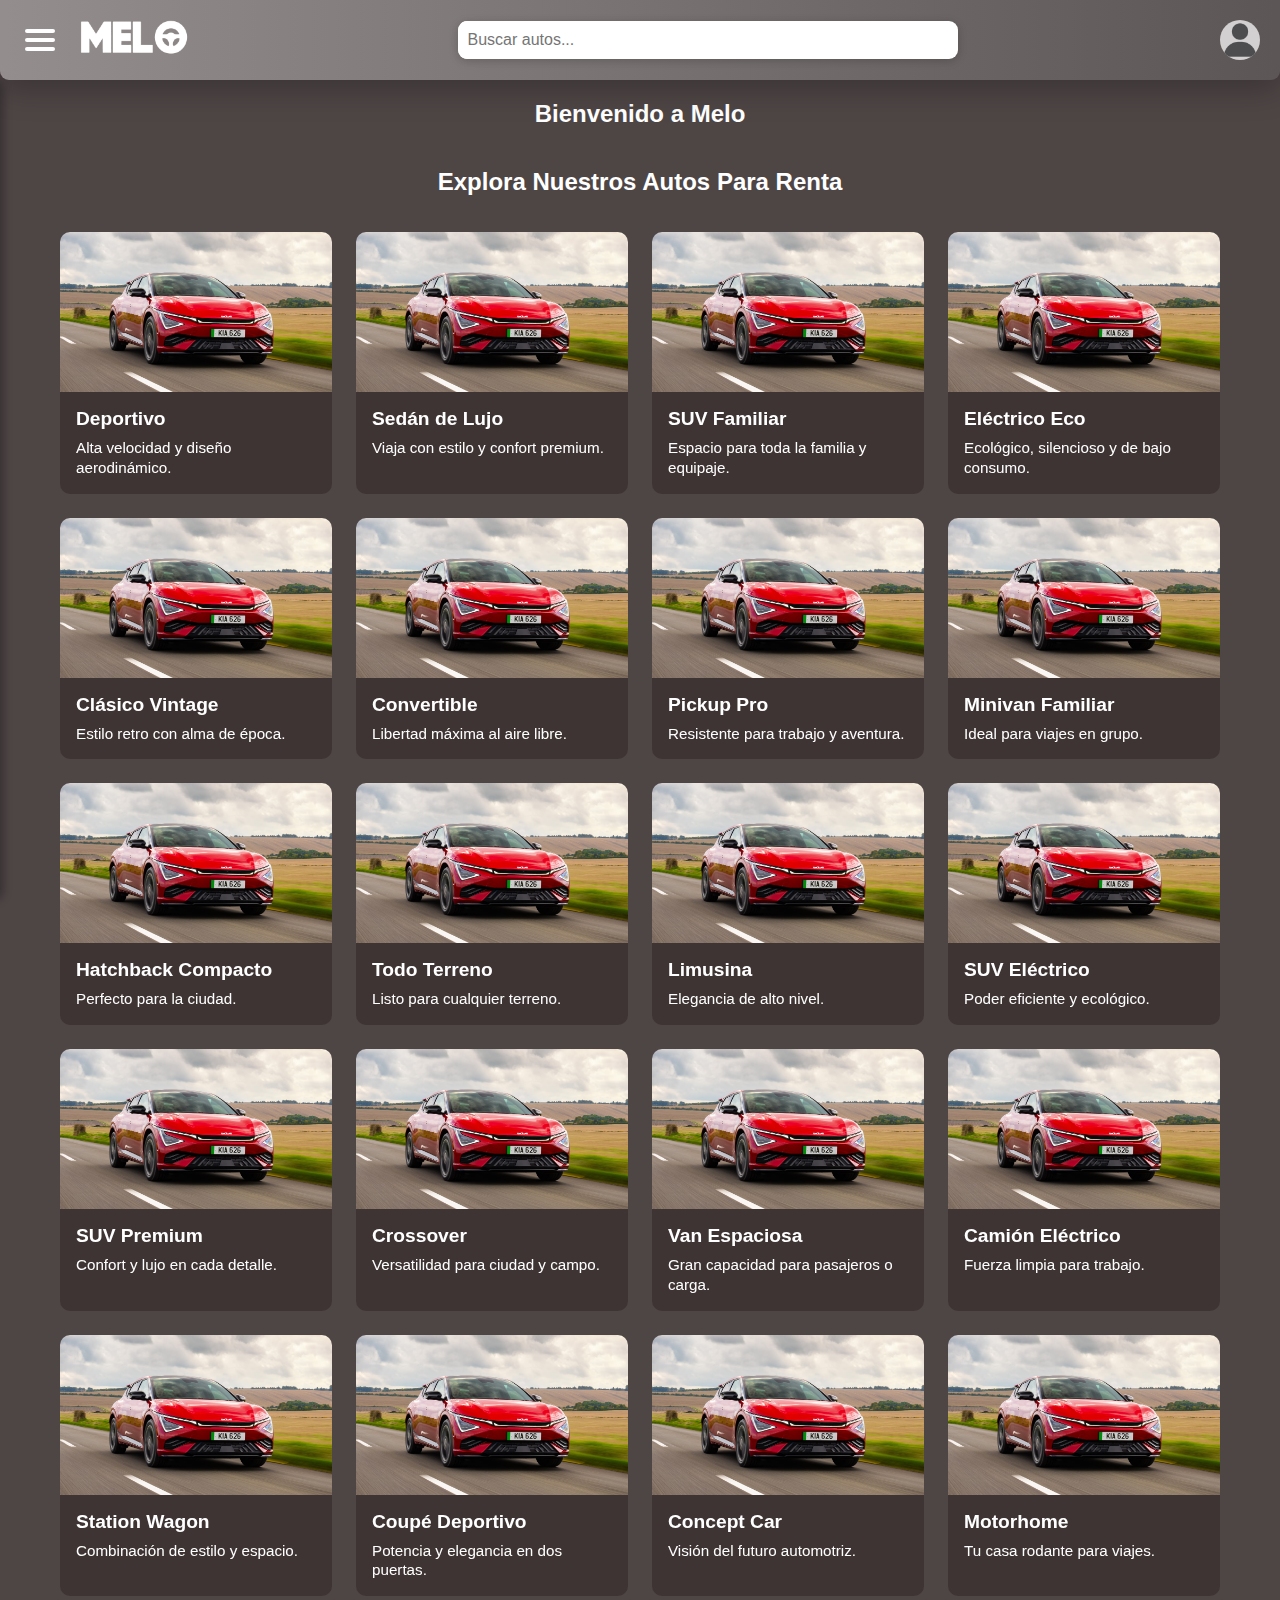
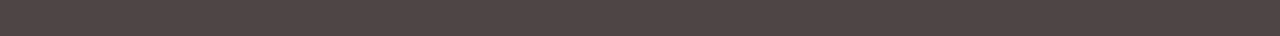
<file: Index.html>
<!--No tocar-->
<!DOCTYPE html>
<html lang="es">
<head>
  <meta charset="UTF-8" />
  <meta name="viewport" content="width=device-width, initial-scale=1" />
  <title>Melo - Renta de autos</title>
  <link rel="stylesheet" href="/css/style.css" />
    <link href='https://cdn.boxicons.com/fonts/basic/boxicons.min.css' rel='stylesheet'>
  <link rel="icon" href="/img/MeloIcon.png" type="image/png" />
  
</head>

<body>
  <!--No tocar-->

      <!--Menu-->

  <header class="main-header">
    <div class="toggle" id="menu-toggle" aria-label="Toggle menu" role="button" tabindex="0">
      <span></span>
      <span></span>
      <span></span>
     </div>


       <!--Logo-->

     <a href="/Index.html" class="logo-link" aria-label="Melo Logo">
     
        <img src="img/MeloFrontPagetext.png" alt="Melo Logo" class="titulo-img" title="La pagina principal de melo" />


     </a>

     <!--Buscador-->
     
     <div class="Buscador">
      <input
        type="search"
        id="search-input"
        class="buscardor-input"
        placeholder="Buscar autos..."
        title="Buscar autos disponibles"
        aria-label="Buscar autos disponibles"
        aria-describedby="search-button"
      />
      <i class='bx bx-search'></i>
    </div>



    

     <!-- Profile Icon -->

     <div class="profile-container">
<img src="/img/Profile_Icon.png" alt="Imagen de perfil" class="profile-icon" title="Perfil de usuario" aria-label="Perfil" id="profile-icon" />  <div id="profile-dropdown" class="profile-dropdown">
  <a href="#"><i class='bx  bx-user-circle'  ></i> Mi perfil</a>
  <a href="#"><i class='bx bx-car'></i> Autos</a>
    <a href="#"><i class='bx bx-cog'></i>Ajustes</a>
    <a href="#"><i class='bx  bx-arrow-out-left-square-half'  ></i> Salir</a>
  </div>
</div>




  </header>


    <!--Sidebar-->
<nav class="slidebar" id="sidebar">
  <h1><i class='bx bx-menu'></i> Menú</h1>
  <ul>
    <li>
      <a href="#"><i class='bx bx-home'></i> Inicio</a>
    </li>
    <li>
      <a href="#"><i class='bx bx-cog'></i> Ajustes</a>
    </li>
    <li>
      <a href="/register.html"><i class='bx bx-edit'></i> Registrarse</a>
    </li>
    <li>
      <a href="/login.html"><i class='bx bx-lock'></i> Iniciar Sesión</a>
    </li>
    <li>
      <a href="#"><i class='bx bx-phone'></i> Contacto</a>
    </li>
  </ul>
</nav>

    <!--Contenido principal-->

  <main>
    <section class="main-content">
      <h2>Bienvenido a Melo</h2>

      
    </section>

<!-- Marketplace -->




   <section class="marketplace">
  <h2>Explora Nuestros Autos Para Renta</h2>
  <br>
  <br>
  <div class="cards">
    <!-- Tarjetas 1–4 -->
    <a href="#" class="card">
      <img src="img/Carplaceholder.png" alt="Deportivo">
      <div class="info"><h3>Deportivo</h3><p>Alta velocidad y diseño aerodinámico.</p></div>
    </a>
    <a href="#" class="card">
      <img src="img/Carplaceholder.png" alt="Deportivo">
      <div class="info"><h3>Sedán de Lujo</h3><p>Viaja con estilo y confort premium.</p></div>
    </a>
    <a href="#" class="card">
      <img src="img/Carplaceholder.png" alt="Deportivo">
      <div class="info"><h3>SUV Familiar</h3><p>Espacio para toda la familia y equipaje.</p></div>
    </a>
    <a href="#" class="card">
      <img src="img/Carplaceholder.png" alt="Deportivo">
      <div class="info"><h3>Eléctrico Eco</h3><p>Ecológico, silencioso y de bajo consumo.</p></div>
    </a>
    <!-- Tarjetas 5–8 -->
    <a href="#" class="card">
      <img src="img/Carplaceholder.png" alt="Deportivo">
      <div class="info"><h3>Clásico Vintage</h3><p>Estilo retro con alma de época.</p></div>
    </a>
    <a href="#" class="card">
      <img src="img/Carplaceholder.png" alt="Deportivo">
      <div class="info"><h3>Convertible</h3><p>Libertad máxima al aire libre.</p></div>
    </a>
    <a href="#" class="card">
      <img src="img/Carplaceholder.png" alt="Deportivo">
      <div class="info"><h3>Pickup Pro</h3><p>Resistente para trabajo y aventura.</p></div>
    </a>
    <a href="#" class="card">
      <img src="img/Carplaceholder.png" alt="Deportivo">
      <div class="info"><h3>Minivan Familiar</h3><p>Ideal para viajes en grupo.</p></div>
    </a>
    <!-- Tarjetas 9–12 -->
    <a href="#" class="card">
      <img src="img/Carplaceholder.png" alt="Deportivo">
      <div class="info"><h3>Hatchback Compacto</h3><p>Perfecto para la ciudad.</p></div>
    </a>
    <a href="#" class="card">
      <img src="img/Carplaceholder.png" alt="Deportivo">
      <div class="info"><h3>Todo Terreno</h3><p>Listo para cualquier terreno.</p></div>
    </a>
    <a href="#" class="card">
      <img src="img/Carplaceholder.png" alt="Deportivo">
      <div class="info"><h3>Limusina</h3><p>Elegancia de alto nivel.</p></div>
    </a>
    <a href="#" class="card">
      <img src="img/Carplaceholder.png" alt="Deportivo">
      <div class="info"><h3>SUV Eléctrico</h3><p>Poder eficiente y ecológico.</p></div>
    </a>
    <!-- Tarjetas 13–16 -->
    <a href="#" class="card">
      <img src="img/Carplaceholder.png" alt="Deportivo">
      <div class="info"><h3>SUV Premium</h3><p>Confort y lujo en cada detalle.</p></div>
    </a>
    <a href="#" class="card">
      <img src="img/Carplaceholder.png" alt="Deportivo">
      <div class="info"><h3>Crossover</h3><p>Versatilidad para ciudad y campo.</p></div>
    </a>
    <a href="#" class="card">
      <img src="img/Carplaceholder.png" alt="Deportivo">
      <div class="info"><h3>Van Espaciosa</h3><p>Gran capacidad para pasajeros o carga.</p></div>
    </a>
    <a href="#" class="card">
      <img src="img/Carplaceholder.png" alt="Deportivo">
      <div class="info"><h3>Camión Eléctrico</h3><p>Fuerza limpia para trabajo.</p></div>
    </a>
    <!-- Tarjetas 17–20 -->
    <a href="#" class="card">
      <img src="img/Carplaceholder.png" alt="Deportivo">
      <div class="info"><h3>Station Wagon</h3><p>Combinación de estilo y espacio.</p></div>
    </a>
    <a href="#" class="card">
      <img src="img/Carplaceholder.png" alt="Deportivo">
      <div class="info"><h3>Coupé Deportivo</h3><p>Potencia y elegancia en dos puertas.</p></div>
    </a>
    <a href="#" class="card">
      <img src="img/Carplaceholder.png" alt="Deportivo">
      <div class="info"><h3>Concept Car</h3><p>Visión del futuro automotriz.</p></div>
    </a>
    <a href="#" class="card">
      <img src="img/Carplaceholder.png" alt="Deportivo">
      <div class="info"><h3>Motorhome</h3><p>Tu casa rodante para viajes.</p></div>
    </a>
  </div>
</section>


      



    
  </main>





    <!--Footer-->
  <script src="/js/script.js"></script>
</body>
</html>
</file>
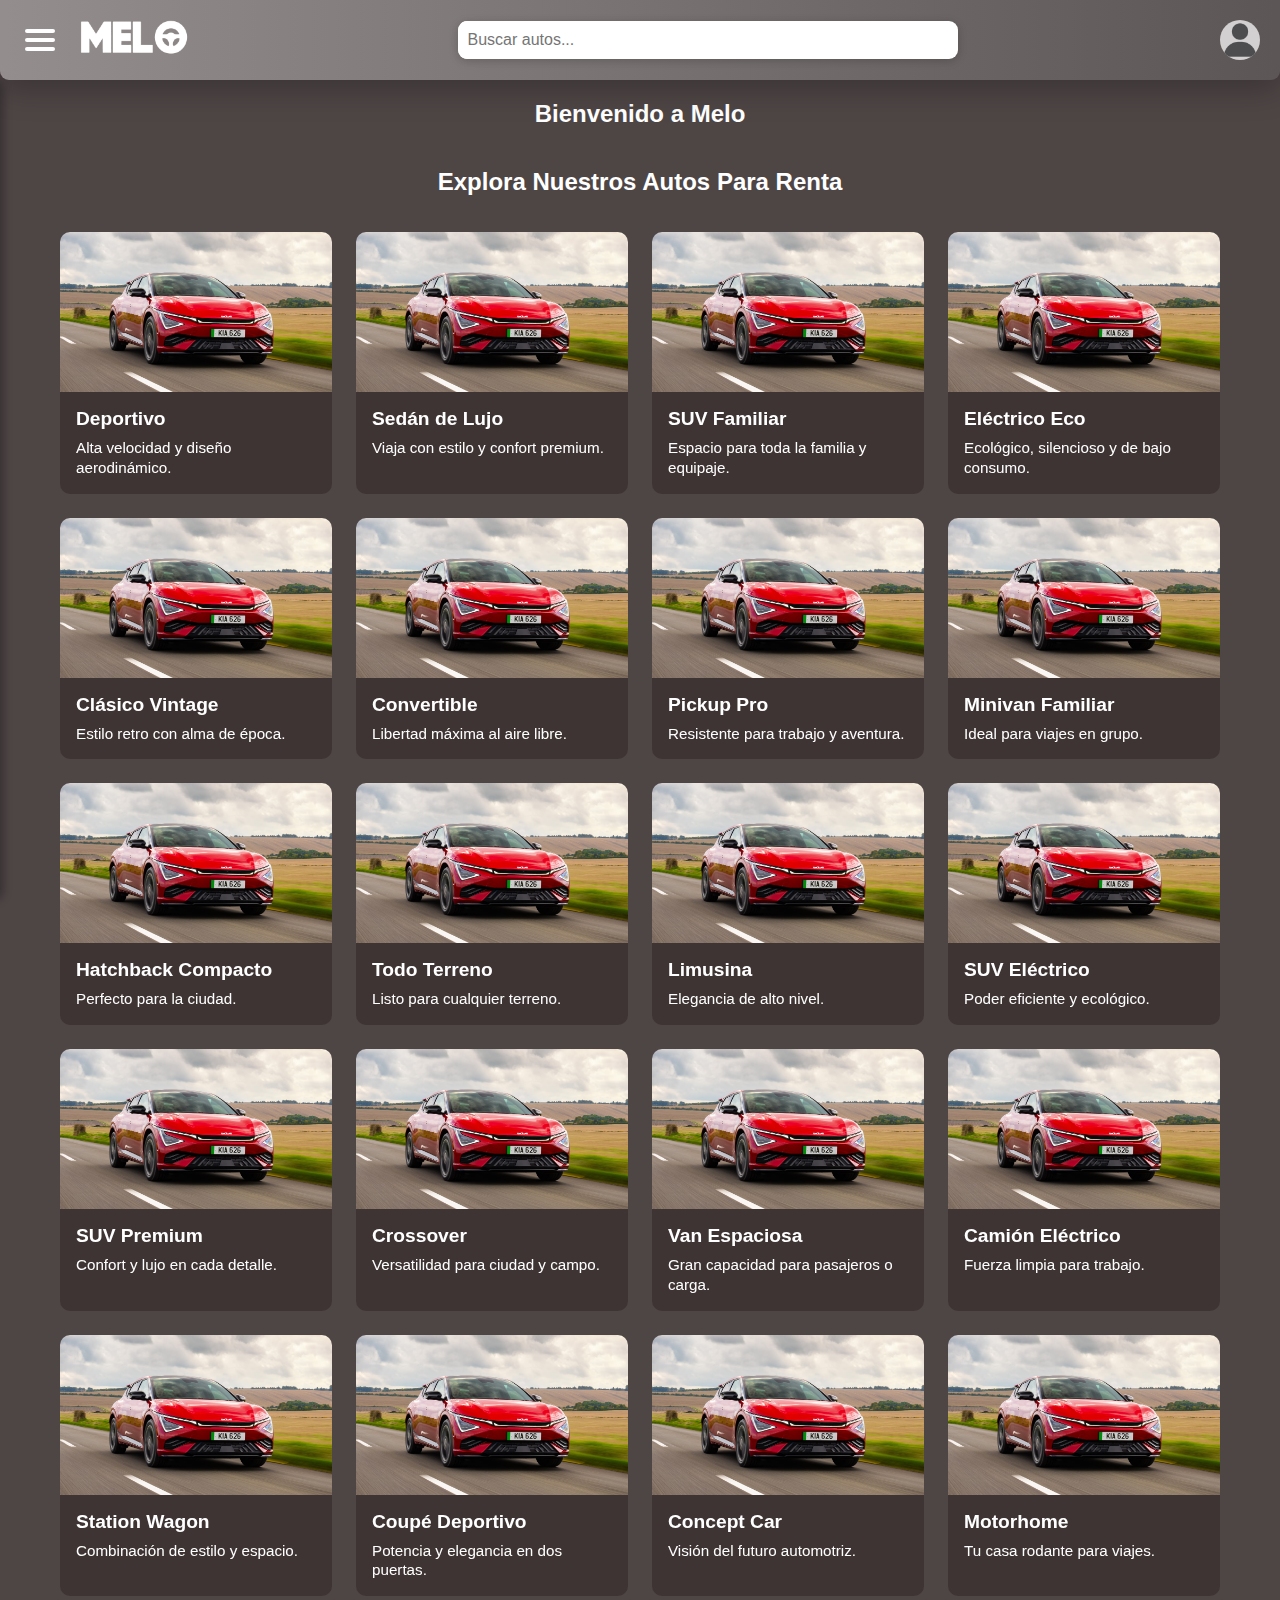
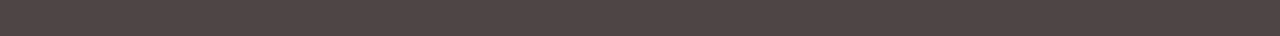
<file: index.html>
<!--No tocar-->
<!DOCTYPE html>
<html lang="es">
<head>
  <meta charset="UTF-8" />
  <meta name="viewport" content="width=device-width, initial-scale=1" />
  <title>Melo - Renta de autos</title>
  <link rel="stylesheet" href="/css/style.css" />
    <link href='https://cdn.boxicons.com/fonts/basic/boxicons.min.css' rel='stylesheet'>
  <link rel="icon" href="/img/MeloIcon.png" type="image/png" />
  
</head>

<body>
  <!--No tocar-->

      <!--Menu-->

  <header class="main-header">
    <div class="toggle" id="menu-toggle" aria-label="Toggle menu" role="button" tabindex="0">
      <span></span>
      <span></span>
      <span></span>
     </div>


       <!--Logo-->

     <a href="/index.html" class="logo-link" aria-label="Melo Logo">
     
        <img src="img/MeloFrontPagetext.png" alt="Melo Logo" class="titulo-img" title="La pagina principal de melo" />


     </a>

     <!--Buscador-->
     
     <div class="Buscador">
      <input
        type="search"
        id="search-input"
        class="buscardor-input"
        placeholder="Buscar autos..."
        title="Buscar autos disponibles"
        aria-label="Buscar autos disponibles"
        aria-describedby="search-button"
      />
      <i class='bx bx-search'></i>
    </div>



    

     <!-- Profile Icon -->

     <div class="profile-container">
<img src="/img/Profile_Icon.png" alt="Imagen de perfil" class="profile-icon" title="Perfil de usuario" aria-label="Perfil" id="profile-icon" />  <div id="profile-dropdown" class="profile-dropdown">
  <a href="#"><i class='bx  bx-user-circle'  ></i> Mi perfil</a>
  <a href="#"><i class='bx bx-car'></i> Autos</a>
    <a href="#"><i class='bx bx-cog'></i>Ajustes</a>
    <a href="#"><i class='bx  bx-arrow-out-left-square-half'  ></i> Salir</a>
  </div>
</div>




  </header>


    <!--Sidebar-->
<nav class="slidebar" id="sidebar">
  <h1><i class='bx bx-menu'></i> Menú</h1>
  <ul>
    <li>
      <a href="#"><i class='bx bx-home'></i> Inicio</a>
    </li>
    <li>
      <a href="#"><i class='bx bx-cog'></i> Ajustes</a>
    </li>
    <li>
      <a href="/register.html"><i class='bx bx-edit'></i> Registrarse</a>
    </li>
    <li>
      <a href="/login.html"><i class='bx bx-lock'></i> Iniciar Sesión</a>
    </li>
    <li>
      <a href="#"><i class='bx bx-phone'></i> Contacto</a>
    </li>
  </ul>
</nav>

    <!--Contenido principal-->

  <main>
    <section class="main-content">
      <h2>Bienvenido a Melo</h2>

      
    </section>

<!-- Marketplace -->




   <section class="marketplace">
  <h2>Explora Nuestros Autos Para Renta</h2>
  <br>
  <br>
  <div class="cards">
    <!-- Tarjetas 1–4 -->
    <a href="#" class="card">
      <img src="img/Carplaceholder.png" alt="Deportivo">
      <div class="info"><h3>Deportivo</h3><p>Alta velocidad y diseño aerodinámico.</p></div>
    </a>
    <a href="#" class="card">
      <img src="img/Carplaceholder.png" alt="Deportivo">
      <div class="info"><h3>Sedán de Lujo</h3><p>Viaja con estilo y confort premium.</p></div>
    </a>
    <a href="#" class="card">
      <img src="img/Carplaceholder.png" alt="Deportivo">
      <div class="info"><h3>SUV Familiar</h3><p>Espacio para toda la familia y equipaje.</p></div>
    </a>
    <a href="#" class="card">
      <img src="img/Carplaceholder.png" alt="Deportivo">
      <div class="info"><h3>Eléctrico Eco</h3><p>Ecológico, silencioso y de bajo consumo.</p></div>
    </a>
    <!-- Tarjetas 5–8 -->
    <a href="#" class="card">
      <img src="img/Carplaceholder.png" alt="Deportivo">
      <div class="info"><h3>Clásico Vintage</h3><p>Estilo retro con alma de época.</p></div>
    </a>
    <a href="#" class="card">
      <img src="img/Carplaceholder.png" alt="Deportivo">
      <div class="info"><h3>Convertible</h3><p>Libertad máxima al aire libre.</p></div>
    </a>
    <a href="#" class="card">
      <img src="img/Carplaceholder.png" alt="Deportivo">
      <div class="info"><h3>Pickup Pro</h3><p>Resistente para trabajo y aventura.</p></div>
    </a>
    <a href="#" class="card">
      <img src="img/Carplaceholder.png" alt="Deportivo">
      <div class="info"><h3>Minivan Familiar</h3><p>Ideal para viajes en grupo.</p></div>
    </a>
    <!-- Tarjetas 9–12 -->
    <a href="#" class="card">
      <img src="img/Carplaceholder.png" alt="Deportivo">
      <div class="info"><h3>Hatchback Compacto</h3><p>Perfecto para la ciudad.</p></div>
    </a>
    <a href="#" class="card">
      <img src="img/Carplaceholder.png" alt="Deportivo">
      <div class="info"><h3>Todo Terreno</h3><p>Listo para cualquier terreno.</p></div>
    </a>
    <a href="#" class="card">
      <img src="img/Carplaceholder.png" alt="Deportivo">
      <div class="info"><h3>Limusina</h3><p>Elegancia de alto nivel.</p></div>
    </a>
    <a href="#" class="card">
      <img src="img/Carplaceholder.png" alt="Deportivo">
      <div class="info"><h3>SUV Eléctrico</h3><p>Poder eficiente y ecológico.</p></div>
    </a>
    <!-- Tarjetas 13–16 -->
    <a href="#" class="card">
      <img src="img/Carplaceholder.png" alt="Deportivo">
      <div class="info"><h3>SUV Premium</h3><p>Confort y lujo en cada detalle.</p></div>
    </a>
    <a href="#" class="card">
      <img src="img/Carplaceholder.png" alt="Deportivo">
      <div class="info"><h3>Crossover</h3><p>Versatilidad para ciudad y campo.</p></div>
    </a>
    <a href="#" class="card">
      <img src="img/Carplaceholder.png" alt="Deportivo">
      <div class="info"><h3>Van Espaciosa</h3><p>Gran capacidad para pasajeros o carga.</p></div>
    </a>
    <a href="#" class="card">
      <img src="img/Carplaceholder.png" alt="Deportivo">
      <div class="info"><h3>Camión Eléctrico</h3><p>Fuerza limpia para trabajo.</p></div>
    </a>
    <!-- Tarjetas 17–20 -->
    <a href="#" class="card">
      <img src="img/Carplaceholder.png" alt="Deportivo">
      <div class="info"><h3>Station Wagon</h3><p>Combinación de estilo y espacio.</p></div>
    </a>
    <a href="#" class="card">
      <img src="img/Carplaceholder.png" alt="Deportivo">
      <div class="info"><h3>Coupé Deportivo</h3><p>Potencia y elegancia en dos puertas.</p></div>
    </a>
    <a href="#" class="card">
      <img src="img/Carplaceholder.png" alt="Deportivo">
      <div class="info"><h3>Concept Car</h3><p>Visión del futuro automotriz.</p></div>
    </a>
    <a href="#" class="card">
      <img src="img/Carplaceholder.png" alt="Deportivo">
      <div class="info"><h3>Motorhome</h3><p>Tu casa rodante para viajes.</p></div>
    </a>
  </div>
</section>


      



    
  </main>





    <!--Footer-->
  <script src="/js/script.js"></script>
</body>
</html>
</file>
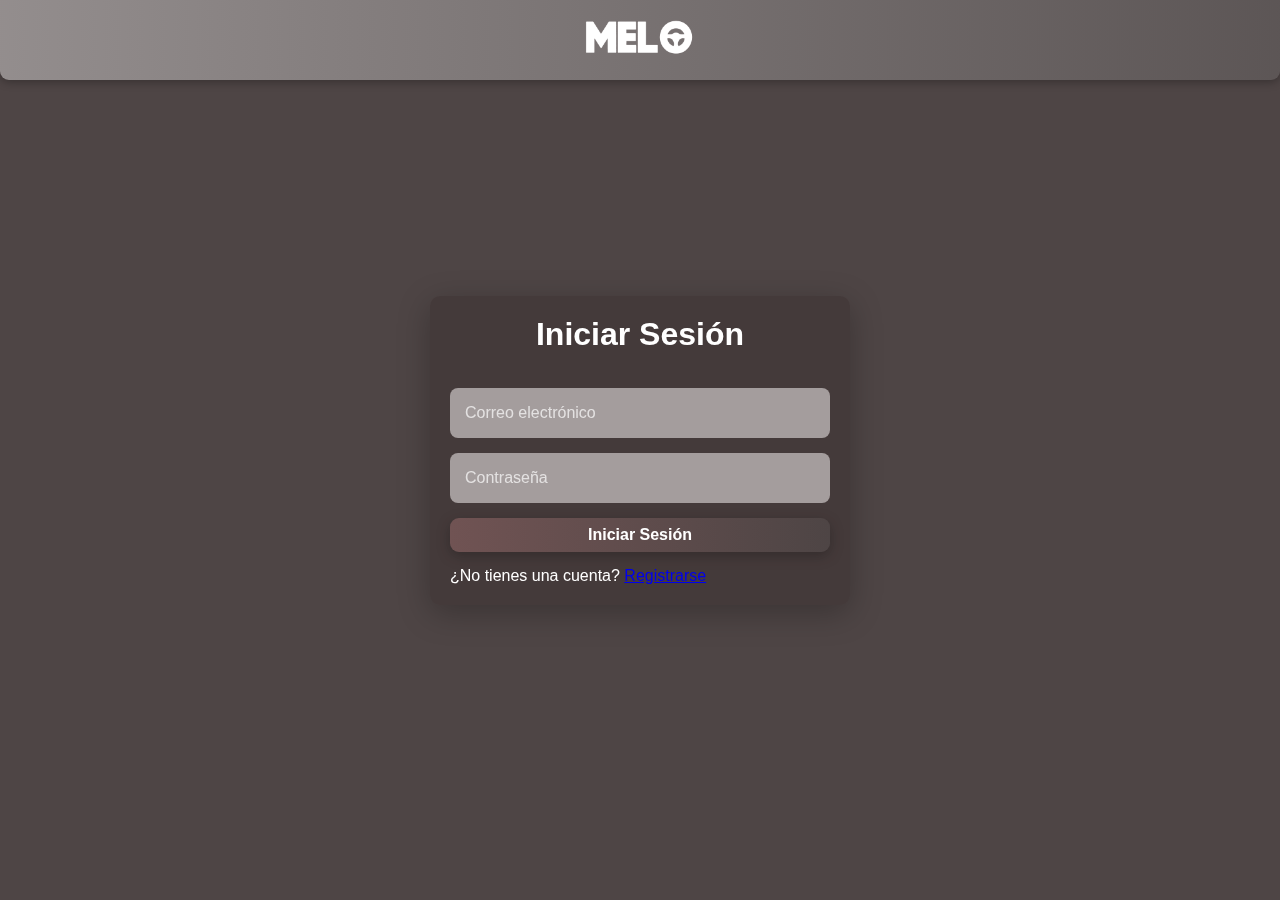
<file: login.html>
<!--No tocar-->
<!DOCTYPE html>
<html lang="es">
<head>
  <meta charset="UTF-8" />
  <meta name="viewport" content="width=device-width, initial-scale=1" />
  <title>Melo - Login</title>
  <link rel="stylesheet" href="/css/style.css" />
  <link href='https://cdn.boxicons.com/fonts/basic/boxicons.min.css' rel='stylesheet'>
    <link rel="icon" href="/img/MeloIcon.png" type="image/png" />

</head>
<body>

  <!--Logo-->
  <header class="register-header">
    <a href="/index.html" class="logo-link" aria-label="Melo Logo">
      <img src="img/MeloFrontPagetext.png" alt="Melo Logo" class="titulo-img" title="La página principal de Melo" />
    </a>
  </header>    

  <div class="container">
    <div class="wrapper"> 
      <form action="">
        <h1>Iniciar Sesión</h1>

        <div class="input-container">
          <input type="email" id="email" name="email" placeholder="Correo electrónico" required />
          <i class='bx bx-envelope-alt'></i>
        </div>

        <div class="input-container">
          <input type="password" id="password" name="password" placeholder="Contraseña" required />
          <i class='bx bx-lock'></i> 
        </div>

        <button type="submit" class="boton">Iniciar Sesión</button>

        <p class="login-link">¿No tienes una cuenta? <a href="/register.html">Registrarse</a></p>
      </form>   
    </div>
  </div>

</body>
</html>
</file>
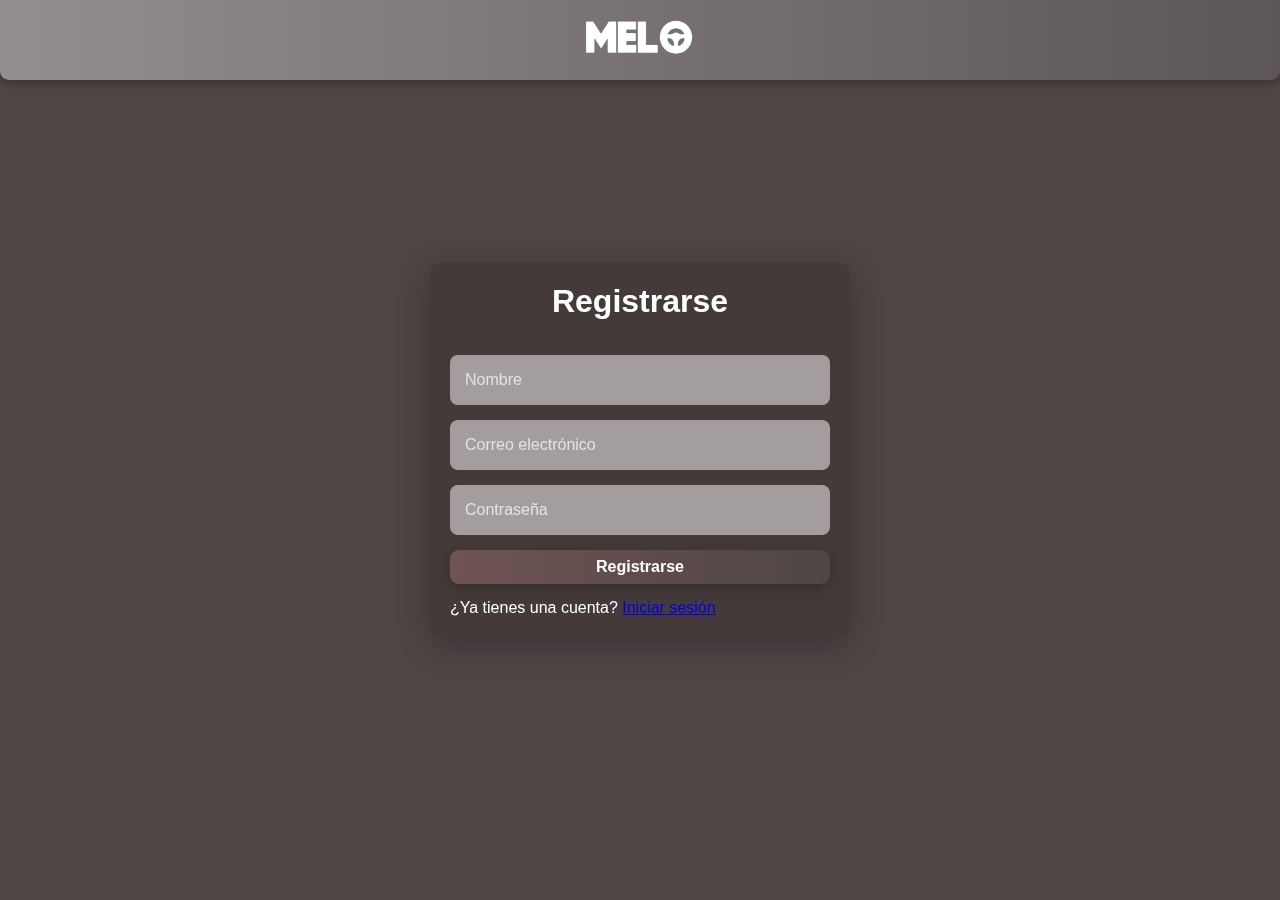
<file: register.html>
<!--No tocar-->
<!DOCTYPE html>
<html lang="es">
<head>
  <meta charset="UTF-8" />
  <meta name="viewport" content="width=device-width, initial-scale=1" />
  <title>Melo - Registrarse</title>
  <link rel="stylesheet" href="/css/style.css" />
  <link href='https://cdn.boxicons.com/fonts/basic/boxicons.min.css' rel='stylesheet'>
    <link rel="icon" href="/img/MeloIcon.png" type="image/png" />

</head>

<body>

    <!--Logo-->
<header class="register-header">

       <!--Logo-->
     <a href="/index.html" class="logo-link" aria-label="Melo Logo">
     
        <img src="img/MeloFrontPagetext.png" alt="Melo Logo" class="titulo-img" title="La pagina principal de melo" />
        </a>
</header>    








<div class="container">

  




<div class="wrapper"> 

    <form action="">

        <h1>Registrarse</h1>
        <div class="input-container">
            <input type="text" id="name" name="name" placeholder="Nombre"required />
            <i class='bx  bx-user-id-card'  ></i>
              
        </div>
        <div class="input-container">
            <input type="email" id="email" name="email"  placeholder="Correo electrónico" plarequired />
            <i class='bx  bx-envelope-alt'  ></i>
        </div>
        <div class="input-container">
            <input type="password" id="password" name="password" placeholder="Contraseña"plarequired />
            <i class='bx  bx-lock'  ></i> 
        </div>
        <button type="submit" class="boton">Registrarse</button>
        <p class="login-link">¿Ya tienes una cuenta? <a href="/login.html">Iniciar sesión</a></p>


    </form>

    


</div>
</div>
</body>





</html>
</file>
<file: css/style.css>
/* Reset */
* {
  box-sizing: border-box;
}

*,
*::before,
*::after {
  margin: 0;
  padding: 0;
  box-sizing: inherit;
}


.main-content {
  display: flex;
  flex-direction: column;
  align-items: center;
  justify-content: center;
  min-height: 1vh;
  padding-top: 20px; 
}

.register-header {
  position: fixed;
  top: 0;
  left: 0;
  right: 0;
  height: 80px;

  background: linear-gradient(to right, rgba(253, 251, 251, 0.4), rgba(116, 112, 112, 0.4));
  backdrop-filter: blur(30px);
  -webkit-backdrop-filter: blur(6px);
  border-bottom-left-radius: 9px;
  border-bottom-right-radius: 9px;

  display: flex;
  justify-content: center;   
  align-items: center;       

  padding: 0 10px;
  box-shadow: 0 2px 10px rgba(0, 0, 0, 0.3);
  z-index: 1000;
}



/* Profile dropdown menu*/
.profile-container {
  position: relative;
  display: inline-block;
}

.profile-icon {
  width: 40px;
  height: 40px;
  border-radius: 50%;
  background-color: #d2d0d0;
  cursor: pointer;
  transition: background-color 0.3s ease;
  display: flex;
  align-items: center;
  justify-content: center;
  margin-left: auto; 
  
}

.profile-icon:hover {
  background-color: #b0a8a8;
}

.profile-dropdown i {
  margin-right: 10px;
  font-size: 20px;
  vertical-align: middle;
}

.profile-dropdown {
  position: absolute;
  right: 0; 
  top: 40px;
  background: linear-gradient(to right, rgb(98, 82, 82), rgb(83, 70, 70));
  box-shadow: 0 8px 32px rgba(0, 0, 0, 0.25); 
  width: 160px;
  overflow: hidden;
  opacity: 0;
  transform: translateY(-10px);
  pointer-events: none;
  transition: all 0.3s ease;
  border-radius: 8px;
  z-index: 1000;
}

.profile-dropdown a {
  display: block;
  padding: 10px 16px;
  color: #ffffff;
  text-decoration: none;

  margin: 1px 0;
  font-size: 18px;
  font-weight: 500;

  border-radius: 9px;
  border-bottom: 4px solid rgba(255, 255, 255, 0);
  transition: background-color 0.3s ease, border-bottom 0.3s ease;
}

.profile-dropdown a:hover {
  border-radius: 9px;
  background-color: rgba(255,255,255,0.1);
  border-bottom: 4px solid rgba(255,255,255,0.1);
}

.profile-dropdown.open {
  opacity: 1;
  transform: translateY(0);
  pointer-events: auto;
}



html {
  box-sizing: border-box;
  font-size: 16px; 
  overflow-y: auto; /* or scroll */
  scroll-behavior: smooth; /* Smooth scrolling */
  scrollbar-width: thin; /* Firefox */
}

body{
  margin: 0!important; 
  font-family: 'Segoe UI', Tahoma, Geneva, Verdana, sans-serif;
  font-size: 16px;
  background-color: #4e4545;
  color: #ffffff;
}


.container {
 display: flex;
   justify-content: center;
  flex-direction: column;
  align-items: center;
  min-height: 100vh;

}

/* Register Box */

.wrapper {

  width: 420px;
  background-color: rgba(54, 42, 42, 0.4); 
  backdrop-filter: blur(12px);
  -webkit-backdrop-filter: blur(6px);
  box-shadow: 0 8px 32px rgba(0, 0, 0, 0.25); 
  border-radius: 10px;
}

.wrapper h1 {
  color: #ffffff;
  font-size: 2rem;
  margin-bottom: 20px;
  text-align: center;
}

.wrapper form {
  display: flex;
  flex-direction: column;
  gap: 15px;
  padding: 20px;
}

.wrapper .input-container {
  width: 100%;
  height: 50px;
  background-color: rgb(164, 157, 157);
  display: flex;
  align-items: center;
  border-radius: 8px;
  

}

.input-container:focus-within {
  box-shadow: 0 0 0 2px rgba(255, 255, 255, 0.5);
  background-color: rgb(180, 170, 170); /
}


.input-container input {
  width: 100%;
  height: 100%;
  padding: 0 15px;
  border: none;
  border-radius: 8px;
  font-size: 1rem;
  color: #000000;
  background-color: transparent;
  
}
.input-container input::placeholder {
  color: #ffffff;
  opacity: 0.7;
}

.input-container i {
  color: #ffffff;
  margin-right: 10px;
  font-size: 1.2rem;
}
.input-container input::placeholder {
  color: #ffffff;
  opacity: 0.7;
}

.input-container input:focus {
  box-shadow: inset 0 0 5px rgba(255, 255, 255, 0.5);
}

/* Header */
.main-header {
  position: fixed;
  border-bottom-left-radius: 9px;
  border-bottom-right-radius: 9px;
  top: 0;
  left: 0;
  right: 0;
  height: 80px;


  background: linear-gradient(to right, rgba(253, 251, 251, 0.4), rgba(116, 112, 112, 0.4));
  backdrop-filter: blur(30px);
  -webkit-backdrop-filter: blur(6px);
  box-shadow: 0 8px 32px rgba(0, 0, 0, 0.25); 
  
  display: flex;
  align-items: center;
  gap: 15px;
  padding: 0 20px;
  z-index: 1000;
}

/* Header - Contenedor */
.main-header .container {
  display: flex;
  align-items: center;
  justify-content: space-between;
  width: 100%;
}

.toggle {
  flex-shrink: 0;        
  width: 30px;
  height: 30px;
  cursor: pointer;
  position: relative;
  border-radius: 2px;
  display: flex;
  flex-direction: column;
  justify-content: center;
  padding: 5px;
  gap: 5px;
  z-index: 1100;
  user-select: none;
  box-sizing: content-box; 
}

.toggle span {
  display: block;
  height: 4px;
  width: 100%;
  background-color: #ffffff;
  border-radius: 50px;
  transition: all 0.3s ease;
  transform-origin: center;
}

.toggle.active span:nth-child(1) {
    background-color: #eaeaea;

  transform: rotate(45deg) translate(5px, 5px);
}

.toggle.active span:nth-child(2) {
    background-color: #eaeaea;
  opacity: 0;
}

.toggle.active span:nth-child(3) {
    background-color: #eaeaea;

  transform: rotate(-45deg) translate(8px, -8px);
}


/* Logo */
.titulo-img {
  max-width: 120px;
  max-height: 100px;
  height: auto;
  display: block;
  width: auto;
  user-select: none;
}

/* Barra de busqueda */

.Buscador i {
  color: #000000;
  font-size: 18px;
  margin-right: 6px;
}

.Buscador {
  width: 100%;
  max-width: 500px;
  background-color: #fff;
  border-radius: 9px;
  box-shadow: 0 2px 10px rgba(0, 0, 0, 0.2);
  display: flex;
  justify-content: center;
  align-items: center;
  padding: 0px 0px;
  margin: 0 auto; 
}


.buscardor-input {
  width: 100%;
  padding: 10px;
  border: none;
  border-radius: 10px;
  font-size: 16px;
}


/* Sidebar */
.slidebar {
  position: fixed;
  top: 80px; 
  left: 0;
  width: 250px;
  height: calc(100vh - 80px);
  background: linear-gradient(to right, rgb(98, 82, 82), rgb(88, 74, 74));
  border: 1px solid rgba(255, 255, 255, 0.1); 
  box-shadow: 0 8px 32px rgba(0, 0, 0, 0.25); 
  border-radius: 10px;
  transform: translateX(-100%);
  transition: transform 0.4s ease;
  padding: 20px;
  border-top-right-radius: 9px;
  border-bottom-right-radius: 9px;
  box-shadow: 3px 0 10px rgba(0,0,0,0.3);
  z-index: 100;
  overflow-y: auto;
}



.slidebar ul li a i {
  margin-right: 10px;
  font-size: 20px;
  vertical-align: middle;
}

.slidebar h1 i {
  margin-right: 10px;
  font-size: 30px;
  vertical-align: middle;
} 

.slidebar.open {
  transform: translateX(0);
}

.slidebar h1 {
  color: white;
  font-size: 44px;
  margin-top: 2px;
  border-bottom: 4px solid rgba(255, 255, 255, 0.1);
  border-radius: 2px;
  padding-bottom: 20px;
}

.slidebar ul {
  list-style: none;
  margin: 20px 0;
  padding-left: 0;
  font-size: 18px;
  font-weight: 500;
}

.slidebar ul li a {
  display: block;
  padding: 10px ;
  color: white;
  text-decoration: none;
  font-weight: 600;
  border-radius: 9px;
  transition: background-color 0.3s ease;
  border-bottom: 4px solid rgba(255, 255, 255, 0);
}

.slidebar ul li a:hover {
  border-radius: 9px;
    background-color: rgba(255,255,255,0.1);
  border-bottom: 4px solid rgba(255,255,255,0.1);
}

main {
  padding-top: 80px;
}

.boton {
  background: linear-gradient(to right, #705353, #4e4545);
  display: inline-block;
  padding: 8px 24px;
  color: #ffffff;
  font-family: 'Segoe UI', Tahoma, Geneva, Verdana, sans-serif;
  font-size: 1rem;
  font-weight: 600;
  border: none;
  border-radius: 9px;
  box-shadow: 0 4px 14px rgba(0, 0, 0, 0.25);
  cursor: pointer;
  text-align: center;
  text-decoration: none;
  transition: background 0.3s ease, transform 0.2s ease, box-shadow 0.3s ease;
  position: relative;
  overflow: hidden;
}

.boton:hover {
  background: linear-gradient(to right, #8b6a6a, #5c5151);
  transform: translateY(-2px);
  box-shadow: 0 6px 18px rgba(0, 0, 0, 0.35);
}

.boton:active {
  background: linear-gradient(to right, #4b3939, #2e2a2a);
  transform: translateY(1px);
  box-shadow: 0 3px 10px rgba(0, 0, 0, 0.2);
}


/* Marketplace */

.marketplace {
  padding: 40px 20px;
  max-width: 1200px;
  margin: 0 auto;
  text-align: center;
}
.cards {
  display: grid;
  grid-template-columns: repeat(auto-fit, minmax(240px, 1fr));
  gap: 24px;
}
.card {
  background: rgba(54, 42, 42, 0.6);
  backdrop-filter: blur(8px);
  border-radius: 10px;
  overflow: hidden;
  text-decoration: none;
  color: #fff;
  transition: transform 0.3s ease, box-shadow 0.3s ease;
  display: flex;
  flex-direction: column;
}
.card img {
  width: 100%;
  object-fit: cover;
  height: 160px;
}
.info {
  padding: 16px;
  text-align: left;
  flex-grow: 1;
}
.info h3 {
  margin-bottom: 8px;
  font-size: 1.2rem;
}
.info p {
  font-size: 0.95rem;
  line-height: 1.3;
}
.card:hover,
.card:focus {
  transform: translateY(-6px) scale(1.02);
  box-shadow: 0 12px 24px rgba(0, 0, 0, 0.4);
}
</file>
